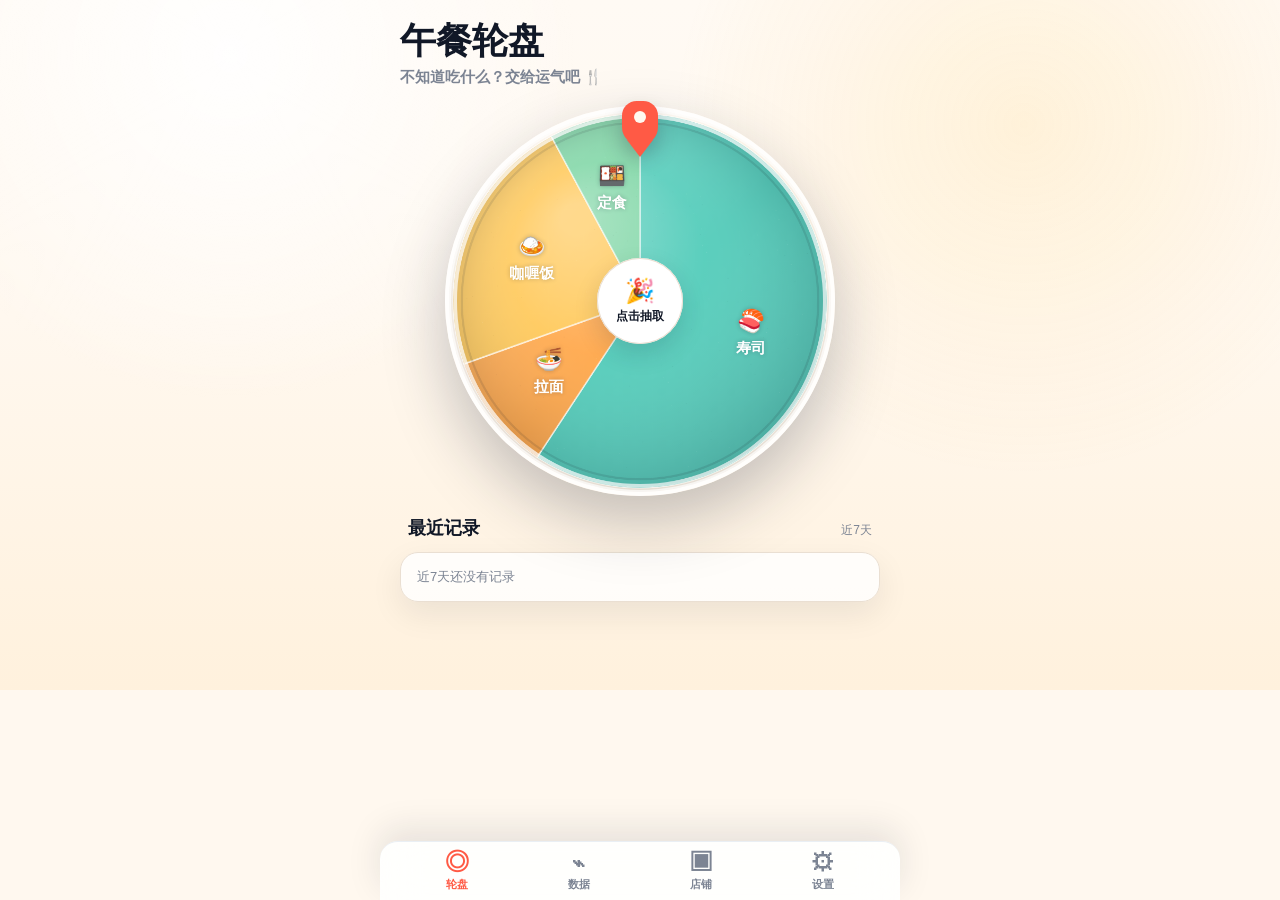
<file: docs/index.html>
<!doctype html>
<html lang="zh-CN">
  <head>
    <meta charset="utf-8" />
    <meta name="viewport" content="width=device-width, initial-scale=1, maximum-scale=1, viewport-fit=cover" />
    <meta http-equiv="Content-Security-Policy" content="default-src 'self'; script-src 'self'; style-src 'self' 'unsafe-inline'; img-src 'self'; connect-src 'self'; object-src 'none'; base-uri 'none'; form-action 'none'" />
    <meta name="theme-color" content="#FF5A45" />
    <meta name="apple-mobile-web-app-capable" content="yes" />
    <meta name="apple-mobile-web-app-title" content="午餐轮盘" />
    <title>午餐轮盘</title>
    <link rel="manifest" href="./manifest.webmanifest" />
    <link rel="stylesheet" href="./styles.css?v=15.1.1" />
  </head>
  <body>
    <main class="app-shell">
      <!-- Roulette page -->
      <section id="roulettePage" class="app-page active">
      <header class="topbar">
        <div class="title-block">
          <h1>午餐轮盘</h1>
          <p class="subtitle">不知道吃什么？交给运气吧 🍴</p>
        </div>
      </header>
      <input id="backupInput" type="file" accept="application/json,.json" hidden />

      <section class="wheel-area" aria-label="午餐轮盘">
        <div class="pointer"></div>
        <canvas id="wheel" width="720" height="720"></canvas>
        <button id="centerPickBtn" class="wheel-center" type="button" aria-label="点击抽取">
          <span>🎉</span>
          <strong>点击抽取</strong>
        </button>
      </section>

      <section class="section-head history-head">
        <h2>最近记录</h2>
        <span>近7天</span>
      </section>
      <div id="historyList" class="history-list"></div>
      </section>

      <!-- Data page -->
      <section id="dataPage" class="app-page">
        <header class="page-head compact-page-head">
          <h1>数据</h1>
        </header>
        <section class="data-card">
          <div class="data-card-head">
            <h3 id="axisTitle">本周总结</h3>
            <span id="historyStats">0条记录</span>
          </div>
          <div class="segmented-control" aria-label="选择数据范围">
            <button id="weekRangeBtn" class="active" type="button">周</button>
            <button id="monthRangeBtn" type="button">月</button>
          </div>
          <div id="weekAxis" class="week-axis"></div>
          <div id="axisDetail" class="axis-detail"></div>
        </section>
        <section class="data-card history-cache-card">
          <div class="data-card-head">
            <h3>历史缓存</h3>
            <div class="history-select-tools">
              <span id="selectedHistoryCount" hidden></span>
              <button id="openCleanupBtn" class="text-btn compact-mini" type="button">清理</button>
              <button id="deleteSelectedHistoryBtn" class="danger-btn compact" type="button" hidden>删除选中</button>
            </div>
          </div>
          <div id="timelineList" class="timeline-list"></div>
        </section>
      </section>

      <!-- Shops page -->
      <section id="shopsPage" class="app-page">
        <header class="page-head settings-head">
          <div>
            <h1>店铺</h1>
          </div>
          <div class="settings-actions">
            <button id="settingsAddBtn" class="shop-add-btn" type="button"><span>+</span>添加店铺</button>
          </div>
        </header>
        <div class="settings-filters">
          <label>
            <span>搜索</span>
            <input id="restaurantSearchInput" type="search" maxlength="40" placeholder="店名、标签或备注" />
          </label>
          <label>
            <span>筛选</span>
            <select id="categoryFilterSelect"></select>
          </label>
        </div>
        <div id="restaurantList" class="restaurant-list settings-list"></div>
      </section>

      <!-- Settings page -->
      <section id="settingsPage" class="app-page">
        <header class="page-head compact-page-head">
          <h1>设置</h1>
        </header>
        <section class="data-card version-card">
          <span>当前版本</span>
          <strong>v15.1.1</strong>
        </section>
        <section class="data-card settings-tools-card">
          <button id="exportBtn" class="settings-tool-btn" type="button"><span class="tool-char" aria-hidden="true">⇧</span>备份店铺数据</button>
          <button id="importBtn" class="settings-tool-btn" type="button"><span class="tool-char" aria-hidden="true">⇩</span>导入店铺数据</button>
          <button id="openTagManagerBtn" class="settings-tool-btn" type="button"><span class="tool-char" aria-hidden="true">#</span>编辑现有标签</button>
        </section>
      </section>
    </main>

    <!-- Bottom navigation -->
    <nav class="bottom-nav" aria-label="主导航">
      <button id="rouletteNavBtn" class="active" type="button"><span class="nav-char" aria-hidden="true">◎</span>轮盘</button>
      <button id="dataNavBtn" type="button"><span class="nav-char" aria-hidden="true">⌁</span>数据</button>
      <button id="shopsNavBtn" type="button"><span class="nav-char" aria-hidden="true">▣</span>店铺</button>
      <button id="settingsNavBtn" type="button"><span class="nav-char" aria-hidden="true">⚙</span>设置</button>
    </nav>

    <!-- Dialogs -->
    <dialog id="resultDialog">
      <section class="result-modal">
        <header class="dialog-head">
          <div class="result-icon">🎉</div>
          <button id="closeResultBtn" class="text-btn" type="button">关闭</button>
        </header>
        <div class="result-copy">
          <p id="resultLabel" class="result-label">今天吃什么？</p>
          <p id="resultNote" class="result-note">让轮盘帮你做决定！</p>
          <div id="resultLinks" class="result-links"></div>
        </div>
      </section>
    </dialog>

    <dialog id="restaurantDetailDialog">
      <section class="detail-modal">
        <header class="dialog-head">
          <div>
            <div id="detailIcon" class="result-icon">🍽</div>
          </div>
          <button id="closeDetailBtn" class="text-btn" type="button">关闭</button>
        </header>
        <div class="detail-copy">
          <p id="detailName" class="result-label">店铺</p>
          <p id="detailMeta" class="detail-meta"></p>
          <p id="detailNote" class="result-note"></p>
          <div id="detailLinks" class="result-links"></div>
        </div>
        <footer class="dialog-actions">
          <button id="editDetailBtn" class="primary-btn compact" type="button">编辑</button>
        </footer>
      </section>
    </dialog>

    <dialog id="wheelCandidateDialog">
      <section class="detail-modal">
        <header class="dialog-head">
          <div>
            <h2>选择店铺</h2>
            <p class="dialog-note">这里有几个较小的轮盘区域</p>
          </div>
          <button id="closeWheelCandidateBtn" class="text-btn" type="button">关闭</button>
        </header>
        <div id="wheelCandidateList" class="candidate-list"></div>
      </section>
    </dialog>

    <dialog id="tagManagerDialog">
      <section class="detail-modal">
        <header class="dialog-head">
          <div>
            <h2>标签管理</h2>
            <p class="dialog-note">标签会按店铺内容自动生成</p>
          </div>
          <button id="closeTagManagerBtn" class="text-btn" type="button">关闭</button>
        </header>
        <div id="tagList" class="tag-list"></div>
      </section>
    </dialog>

    <dialog id="cleanupDialog">
      <section class="detail-modal cleanup-modal">
        <header class="dialog-head">
          <h2>清理历史</h2>
          <button id="closeCleanupBtn" class="text-btn" type="button">关闭</button>
        </header>
        <label class="cache-cleaner">
          <span>将此日期以前的记录清除</span>
          <input id="purgeBeforeInput" type="date" />
        </label>
        <div class="data-actions">
          <button id="purgeHistoryBtn" class="danger-btn compact" type="button">删除</button>
        </div>
      </section>
    </dialog>

    <dialog id="axisDetailDialog">
      <section class="detail-modal">
        <header class="dialog-head">
          <h2 id="axisDialogTitle">当天记录</h2>
          <button id="closeAxisDetailBtn" class="text-btn" type="button">关闭</button>
        </header>
        <div id="axisDialogContent" class="axis-detail-list"></div>
      </section>
    </dialog>

    <dialog id="editorDialog">
      <form id="editorForm" method="dialog" class="editor">
        <header class="dialog-head">
          <h2 id="dialogTitle">添加店铺</h2>
          <button id="closeDialogBtn" class="text-btn" type="button">取消</button>
        </header>

        <div class="editor-field">
          <span class="field-label">店名</span>
          <div class="name-entry">
            <input id="nameInput" required maxlength="40" autocomplete="off" aria-label="店名" />
            <label class="inline-switch">
              <span>参与抽取</span>
              <input id="enabledInput" type="checkbox" checked />
            </label>
          </div>
        </div>

        <label>
          <span>备注或链接</span>
          <textarea id="noteInput" rows="3" maxlength="500" placeholder="粘贴 Google Maps 链接，可自动填入部分店名"></textarea>
        </label>

        <label>
          <span>标签（料理类型）</span>
          <div class="category-entry">
            <input id="categoryInput" maxlength="24" autocomplete="off" placeholder="直接输入以添加新标签" />
            <select id="categoryPresetSelect" aria-label="选择标签"></select>
          </div>
        </label>

        <label>
          <span>上次吃过 <strong id="daysValue">7天以上</strong></span>
          <input id="daysInput" type="range" min="0" max="7" step="1" value="7" />
        </label>

        <div>
          <span class="field-title">食物图标</span>
          <div class="choice-window icon-window">
            <div id="iconGrid" class="icon-grid"></div>
          </div>
        </div>

        <div>
          <span class="field-title">颜色</span>
          <div class="choice-window color-window">
            <div id="colorGrid" class="color-grid"></div>
          </div>
        </div>

        <footer class="dialog-actions">
          <button id="deleteBtn" class="danger-btn" type="button">删除</button>
          <button class="primary-btn compact" type="submit">保存</button>
        </footer>
      </form>
    </dialog>

    <script src="./app.js?v=15.1.1"></script>
  </body>
</html>
</file>
<file: docs/styles.css>
/* ===== Design tokens and base reset ===== */
:root {
  color-scheme: light;
  --bg: #fff8ef;
  --panel: #ffffff;
  --text: #111827;
  --muted: #7c8493;
  --line: #eadfd2;
  --primary: #ff5a45;
  --primary-strong: #f04438;
  --accent: #ffc857;
  --success: #42c8a2;
  --danger: #f04438;
  --soft-shadow: 0 12px 32px rgb(17 24 39 / 8%);
}

* {
  box-sizing: border-box;
}

html {
  min-height: 100%;
  background: var(--bg);
}

body {
  min-height: 100%;
  margin: 0;
  font-family: -apple-system, BlinkMacSystemFont, "Segoe UI", sans-serif;
  color: var(--text);
  background:
    radial-gradient(circle at 18% 8%, rgb(255 255 255 / 92%), transparent 28%),
    radial-gradient(circle at 80% 18%, rgb(255 200 87 / 16%), transparent 30%),
    linear-gradient(180deg, #fffaf4 0%, var(--bg) 46%, #fff1dd 100%);
}

button,
input,
textarea {
  font: inherit;
}

/* ===== App shell and page headers ===== */
.app-shell {
  width: min(100%, 520px);
  margin: 0 auto;
  padding: max(14px, env(safe-area-inset-top)) 20px calc(88px + env(safe-area-inset-bottom));
}

.app-page {
  display: none;
}

.app-page.active {
  display: block;
}

.page-head {
  padding-top: 4px;
  margin-bottom: 16px;
}

.compact-page-head {
  margin-bottom: 10px;
}

.topbar {
  display: flex;
  flex-wrap: wrap;
  align-items: flex-start;
  justify-content: space-between;
  gap: 12px;
  padding-top: 4px;
}

.title-block {
  flex: 1 1 132px;
  min-width: 0;
  padding-top: 4px;
}

.subtitle {
  margin-top: 6px;
  color: var(--muted);
  font-size: 15px;
  font-weight: 600;
  line-height: 1.3;
}

h1,
h2,
p {
  margin: 0;
}

h1 {
  font-size: 32px;
  line-height: 1.08;
  letter-spacing: 0;
  white-space: nowrap;
}

h2 {
  font-size: 18px;
}

@media (max-width: 380px) {
  h1 {
    font-size: 30px;
  }

  .topbar {
    gap: 10px;
  }

}

@media (min-width: 460px) {
  h1 {
    font-size: 36px;
  }
}

/* ===== Roulette page ===== */
.wheel-area {
  position: relative;
  display: grid;
  place-items: center;
  margin: 20px auto 16px;
  width: min(88vw, 390px);
  aspect-ratio: 1;
}

#wheel {
  width: 100%;
  height: 100%;
  border-radius: 50%;
  border: 4px solid rgb(255 255 255 / 88%);
  box-shadow: 0 26px 62px rgb(23 32 51 / 26%), inset 0 0 0 2px rgb(255 255 255 / 70%), inset 0 -18px 32px rgb(17 24 39 / 12%);
  cursor: pointer;
  transform: rotate(var(--rotation, 0deg));
  transition: transform 1100ms cubic-bezier(.12, .84, .24, 1);
}

.wheel-center {
  position: absolute;
  display: grid;
  place-items: center;
  align-content: center;
  gap: 10px;
  width: 86px;
  height: 86px;
  border: 0;
  border-radius: 50%;
  background: var(--panel);
  color: var(--text);
  box-shadow: 0 10px 24px rgb(23 32 51 / 15%), inset 0 0 0 1px var(--line);
  font-size: 24px;
  text-align: center;
}

.wheel-center span {
  display: block;
  line-height: .92;
  transform: translateY(0);
}

.wheel-center strong {
  display: block;
  color: var(--text);
  font-size: 12px;
  line-height: .95;
  transform: translateY(-1px);
}

.pointer {
  position: absolute;
  top: -5px;
  z-index: 2;
  width: 36px;
  height: 44px;
  border-radius: 18px 18px 22px 22px;
  background: var(--primary);
  box-shadow: 0 12px 20px rgb(23 32 51 / 26%);
}

.pointer::after {
  content: "";
  position: absolute;
  left: 50%;
  top: 10px;
  width: 12px;
  height: 12px;
  border-radius: 50%;
  background: #fff8ef;
  transform: translateX(-50%);
}

.pointer::before {
  content: "";
  position: absolute;
  left: 50%;
  bottom: -12px;
  border-left: 13px solid transparent;
  border-right: 13px solid transparent;
  border-top: 17px solid var(--primary);
  transform: translateX(-50%);
}

/* ===== Dialog result/detail and shared cards ===== */
.result-modal,
.detail-modal,
.restaurant-card {
  border: 1px solid var(--line);
  border-radius: 8px;
  background: var(--panel);
  box-shadow: var(--soft-shadow);
}

.result-modal {
  display: grid;
  gap: 16px;
  padding: 18px;
  text-align: left;
}

.detail-modal {
  display: grid;
  gap: 14px;
  width: min(92vw, 420px);
  padding: 18px;
  text-align: left;
}

.result-label {
  font-size: 24px;
  font-weight: 800;
  line-height: 1.1;
  overflow-wrap: anywhere;
}

.result-note {
  color: var(--muted);
  font-size: 14px;
  white-space: pre-wrap;
  overflow-wrap: anywhere;
}

.result-icon {
  display: grid;
  place-items: center;
  width: 44px;
  height: 44px;
  border-radius: 50%;
  color: var(--primary);
  background: #fff1dd;
  font-size: 26px;
  font-weight: 900;
}

.detail-copy {
  display: grid;
  gap: 8px;
}

.detail-meta,
.dialog-note {
  margin: 0;
  color: var(--muted);
  font-size: 13px;
  font-weight: 800;
  line-height: 1.35;
}

.candidate-list {
  display: grid;
  gap: 8px;
}

.candidate-row {
  display: grid;
  grid-template-columns: 42px minmax(0, 1fr);
  align-items: center;
  gap: 10px;
  width: 100%;
  min-height: 58px;
  border: 1px solid var(--line);
  border-radius: 8px;
  padding: 8px 10px;
  color: inherit;
  background: rgb(248 250 252 / 72%);
  text-align: left;
}

.candidate-icon {
  display: grid;
  place-items: center;
  width: 42px;
  height: 42px;
  border-radius: 50%;
  color: #fff;
  font-size: 22px;
}

.candidate-main {
  display: grid;
  gap: 3px;
  min-width: 0;
}

.candidate-main strong {
  overflow: hidden;
  color: var(--text);
  font-size: 15px;
  text-overflow: ellipsis;
  white-space: nowrap;
}

.candidate-main span {
  color: var(--muted);
  font-size: 12px;
  font-weight: 800;
}

.cleanup-modal .cache-cleaner,
.cleanup-modal .data-actions {
  width: min(100%, 218px);
  justify-self: center;
}

.cleanup-modal .cache-cleaner {
  text-align: center;
}

.result-copy {
  min-width: 0;
}

.result-links {
  display: grid;
  gap: 8px;
}

.result-links {
  justify-items: center;
}

.link-pill {
  display: inline-flex;
  align-items: center;
  justify-content: center;
  min-height: 34px;
  border: 1px solid #b8eee2;
  border-radius: 999px;
  padding: 0 12px;
  color: #188a72;
  background: #eefcf8;
  font-size: 14px;
  font-weight: 700;
  text-decoration: none;
  overflow-wrap: anywhere;
}

.primary-btn,
.danger-btn,
.text-btn {
  border: 0;
  border-radius: 8px;
  min-height: 46px;
  padding: 0 16px;
  font-weight: 800;
}

.primary-btn {
  color: #fff;
  background: var(--primary);
  box-shadow: 0 12px 24px rgb(23 32 51 / 18%);
}

.primary-btn:disabled {
  opacity: .45;
}

.compact {
  min-height: 42px;
}

.compact-mini {
  min-height: 32px;
  padding: 0 10px;
  font-size: 12px;
  font-weight: 900;
}

.danger-btn {
  color: var(--danger);
  background: #ffe5e0;
}

.text-btn {
  color: var(--muted);
  background: transparent;
}

.section-head {
  display: flex;
  align-items: baseline;
  justify-content: space-between;
  gap: 12px;
  margin: 30px 8px 12px;
}

.section-head span {
  color: var(--muted);
  font-size: 12px;
}

.restaurant-list,
.history-list {
  display: grid;
  gap: 0;
  border: 1px solid var(--line);
  border-radius: 18px;
  background: rgb(255 255 255 / 82%);
  box-shadow: var(--soft-shadow);
  overflow: hidden;
}

.history-list {
  display: block;
  max-height: 144px;
}

.restaurant-row {
  border-bottom: 1px solid var(--line);
}

.restaurant-row:last-child {
  border-bottom: 0;
}

.restaurant-card {
  display: flex;
  align-items: center;
  gap: 12px;
  width: 100%;
  padding: 16px;
  border: 0;
  border-radius: 0;
  box-shadow: none;
  text-align: left;
  transition: transform 150ms ease, border-color 150ms ease;
  touch-action: manipulation;
  user-select: none;
}

.restaurant-card:active {
  transform: scale(.99);
}

.restaurant-card[aria-disabled="true"] {
  opacity: .55;
}

.restaurant-avatar {
  display: grid;
  place-items: center;
  flex: 0 0 auto;
  width: 54px;
  height: 54px;
  border-radius: 50%;
  color: #fff;
  font-size: 26px;
  font-weight: 900;
  box-shadow: inset 0 0 0 1px rgb(255 255 255 / 42%);
}

.restaurant-main {
  min-width: 0;
  flex: 1;
}

.restaurant-name {
  display: block;
  font-size: 18px;
  font-weight: 850;
  overflow-wrap: anywhere;
}

.restaurant-meta,
.history-item {
  color: var(--muted);
  font-size: 13px;
}

.probability-bar {
  display: block;
  width: 100%;
  height: 6px;
  margin-top: 8px;
  border-radius: 999px;
  background: color-mix(in srgb, var(--line), transparent 35%);
  overflow: hidden;
}

.probability-bar span {
  display: block;
  height: 100%;
  min-width: 0;
  border-radius: inherit;
}

.row-arrow {
  color: var(--muted);
  font-size: 26px;
  line-height: 1;
}

/* ===== Shop page and restaurant list ===== */
.settings-actions {
  display: flex;
  flex-wrap: wrap;
  align-items: center;
  justify-content: flex-end;
  gap: 10px;
}

.settings-head {
  display: flex;
  align-items: flex-start;
  justify-content: space-between;
  gap: 12px;
}

.settings-head > div:first-child {
  min-width: 0;
}

.settings-head .settings-actions {
  flex: 0 0 auto;
  flex-wrap: nowrap;
  gap: 6px;
  margin-left: auto;
}

.shop-add-btn {
  display: inline-grid;
  grid-auto-flow: column;
  grid-template-columns: auto auto;
  align-items: center;
  gap: 7px;
  min-height: 42px;
  border: 0;
  border-radius: 999px;
  padding: 0 13px 0 10px;
  color: #fff;
  background: var(--primary);
  box-shadow: 0 12px 24px rgb(23 32 51 / 18%);
  font-size: 13px;
  font-weight: 900;
}

.shop-add-btn span {
  display: grid;
  place-items: center;
  width: 24px;
  height: 24px;
  border-radius: 50%;
  background: rgb(255 255 255 / 20%);
  font-size: 22px;
  line-height: 1;
}

.settings-filters {
  display: grid;
  grid-template-columns: minmax(0, 1fr) 138px;
  gap: 10px;
}

.tag-list {
  display: grid;
  gap: 8px;
  max-height: min(58vh, 460px);
  overflow-y: auto;
  overscroll-behavior: contain;
  scrollbar-width: thin;
}

.tag-empty {
  color: var(--muted);
  font-size: 13px;
  font-weight: 700;
}

.tag-row {
  display: grid;
  grid-template-columns: minmax(0, 1fr) auto auto;
  align-items: center;
  gap: 8px;
  padding: 10px;
  border: 1px solid var(--line);
  border-radius: 8px;
  background: rgb(248 250 252 / 72%);
}

.tag-row-main {
  min-width: 0;
}

.tag-row-main strong {
  display: block;
  overflow: hidden;
  color: var(--text);
  font-size: 14px;
  text-overflow: ellipsis;
  white-space: nowrap;
}

.tag-row-main span {
  color: var(--muted);
  font-size: 12px;
  font-weight: 800;
}

.tag-row button {
  min-height: 32px;
  padding: 0 10px;
  border: 0;
  border-radius: 8px;
  font-size: 12px;
  font-weight: 900;
}

.tag-rename-btn {
  color: var(--text);
  background: #fff;
}

.tag-delete-btn {
  color: var(--danger);
  background: #ffe5e0;
}

.settings-list {
  gap: 0;
  max-height: min(62vh, 760px);
  border: 1px solid var(--line);
  border-radius: 12px;
  background: rgb(255 255 255 / 82%);
  box-shadow: var(--soft-shadow);
  overflow-y: auto;
  overscroll-behavior: contain;
  scrollbar-width: thin;
}

.settings-list .restaurant-meta {
  padding: 18px;
}

.settings-list .restaurant-group + .restaurant-group {
  border-top: 1px solid var(--line);
}

.settings-list .restaurant-card {
  background: transparent;
}

.restaurant-group {
  display: grid;
  overflow: hidden;
  border: 0;
  border-radius: 0;
  background: transparent;
}

.restaurant-group-head {
  display: flex;
  align-items: center;
  justify-content: space-between;
  gap: 12px;
  padding: 12px 16px;
  border-bottom: 1px solid var(--line);
  color: var(--text);
  background: rgb(248 250 252 / 72%);
}

.restaurant-group-head span {
  color: var(--muted);
  font-size: 12px;
  font-weight: 800;
}

/* ===== Data page, timelines, and charts ===== */
.data-card {
  display: grid;
  gap: 10px;
  padding: 12px;
  border: 1px solid var(--line);
  border-radius: 12px;
  background: rgb(255 255 255 / 82%);
}

.data-card-head {
  display: flex;
  align-items: baseline;
  justify-content: space-between;
  gap: 12px;
}

.data-card h3 {
  margin: 0;
  color: var(--text);
  font-size: 15px;
}

.data-card-head span {
  color: var(--muted);
  font-size: 12px;
  font-weight: 800;
}

.history-select-tools {
  display: flex;
  align-items: center;
  justify-content: flex-end;
  gap: 8px;
  min-height: 32px;
}

.history-select-tools .danger-btn {
  min-height: 32px;
  padding: 0 10px;
  font-size: 12px;
}

.segmented-control {
  display: grid;
  grid-template-columns: repeat(2, 1fr);
  padding: 3px;
  border: 1px solid var(--line);
  border-radius: 10px;
  background: color-mix(in srgb, var(--line), transparent 70%);
}

.segmented-control button {
  min-height: 30px;
  border: 0;
  border-radius: 8px;
  color: var(--muted);
  background: transparent;
  font-weight: 900;
}

.segmented-control .active {
  color: var(--text);
  background: var(--panel);
  box-shadow: 0 6px 16px rgb(23 32 51 / 10%);
}

.week-axis {
  position: relative;
  display: grid;
  grid-template-columns: repeat(7, minmax(0, 1fr));
  gap: 0;
  min-height: 112px;
  padding: 2px 0 0;
}

.month-summary {
  display: grid;
  grid-auto-flow: column;
  grid-auto-columns: 32px;
  align-items: end;
  gap: 8px;
  min-height: 98px;
  padding: 4px 2px 2px;
  overflow-x: auto;
  overscroll-behavior-x: contain;
  scrollbar-width: thin;
}

.month-bar-item {
  display: grid;
  grid-template-rows: 16px 55px 24px 16px;
  justify-items: center;
  align-items: end;
  gap: 2px;
  min-width: 0;
  border: 0;
  color: inherit;
  background: transparent;
}

.month-bar-item strong {
  color: var(--text);
  font-size: 12px;
  font-weight: 900;
}

.month-bar {
  width: 12px;
  min-height: 18px;
  border-radius: 999px 999px 6px 6px;
  box-shadow: inset 0 0 0 1px rgb(255 255 255 / 46%), 0 7px 14px rgb(23 32 51 / 16%);
}

.month-bar-icon {
  display: grid;
  place-items: center;
  width: 24px;
  height: 24px;
  border-radius: 50%;
  background: #fff;
  box-shadow: 0 5px 12px rgb(23 32 51 / 12%);
  font-size: 14px;
}

.month-bar-name {
  max-width: 32px;
  overflow: hidden;
  color: var(--muted);
  font-size: 10px;
  font-weight: 900;
  text-overflow: ellipsis;
  white-space: nowrap;
}

.axis-day {
  position: relative;
  display: grid;
  grid-template-rows: 18px 58px 18px;
  justify-items: center;
  min-width: 0;
  border: 0;
  color: inherit;
  background: transparent;
}

.axis-day:disabled {
  opacity: .62;
}

.axis-label,
.axis-date {
  color: var(--muted);
  font-size: 11px;
  font-weight: 800;
  line-height: 1.1;
}

.axis-rail {
  position: relative;
  display: grid;
  place-items: center;
  width: 100%;
}

.axis-rail::before {
  content: "";
  width: 9px;
  height: 9px;
  border: 2px solid var(--panel);
  border-radius: 50%;
  background: var(--line);
  box-shadow: 0 0 0 1px color-mix(in srgb, var(--line), var(--muted) 24%);
}

.axis-dots {
  position: absolute;
  left: 50%;
  bottom: 16px;
  display: grid;
  place-items: center;
  width: 40px;
  height: 36px;
  gap: 3px;
  pointer-events: none;
  transform: translateX(-50%);
}

.axis-dots.stacked .axis-dot {
  grid-area: 1 / 1;
}

.axis-dots.stacked .axis-dot:nth-child(1) {
  transform: translate(-8px, 6px);
}

.axis-dots.stacked .axis-dot:nth-child(2) {
  transform: translate(4px, 0);
}

.axis-dots.stacked .axis-dot:nth-child(3) {
  transform: translate(-1px, -10px);
}

.axis-dots.stacked .axis-dot:nth-child(4) {
  transform: translate(10px, -12px);
}

.axis-dots.stacked .axis-dot:nth-child(5) {
  transform: translate(-12px, -14px);
}

.axis-dot {
  display: grid;
  place-items: center;
  width: 24px;
  height: 24px;
  border: 2px solid var(--panel);
  border-radius: 50%;
  color: #fff;
  font-size: 13px;
  line-height: 1;
  box-shadow: 0 5px 12px rgb(23 32 51 / 18%);
}

.axis-more {
  display: grid;
  place-items: center;
  grid-area: 1 / 1;
  min-width: 22px;
  height: 18px;
  border-radius: 999px;
  color: var(--text);
  background: color-mix(in srgb, var(--line), transparent 18%);
  font-size: 10px;
  font-weight: 900;
  z-index: 2;
  transform: translate(13px, 12px);
}

.axis-detail {
  min-height: 0;
}

.axis-hint {
  color: var(--muted);
  font-size: 12px;
  font-weight: 700;
}

.axis-detail-card {
  display: grid;
  gap: 10px;
  padding: 12px;
  border: 1px solid var(--line);
  border-radius: 10px;
  background: rgb(248 250 252 / 72%);
}

.axis-detail-card > strong {
  font-size: 14px;
}

.axis-detail-list {
  display: grid;
  gap: 8px;
}

.axis-detail-item {
  display: grid;
  grid-template-columns: 30px minmax(0, 1fr) auto;
  align-items: center;
  gap: 8px;
}

.axis-detail-dot {
  display: grid;
  place-items: center;
  width: 30px;
  height: 30px;
  border-radius: 50%;
  color: #fff;
  font-size: 15px;
}

.axis-detail-item strong {
  min-width: 0;
  overflow: hidden;
  color: var(--text);
  font-size: 14px;
  text-overflow: ellipsis;
  white-space: nowrap;
}

.axis-detail-item time {
  color: var(--muted);
  font-size: 12px;
  font-weight: 800;
}

.cache-cleaner {
  display: grid;
  grid-template-columns: 1fr;
  align-items: stretch;
  gap: 8px;
  width: min(100%, 218px);
  justify-self: center;
  text-align: center;
}

.cache-cleaner span {
  color: var(--muted);
  font-size: 13px;
  font-weight: 800;
}

.cache-cleaner input {
  width: 100%;
  max-width: 100%;
  min-width: 0;
  justify-self: start;
  border: 1px solid var(--line);
  border-radius: 8px;
  padding: 10px;
  color: var(--text);
  background: #fff;
  font-size: 16px;
}

.data-actions {
  display: grid;
  grid-template-columns: minmax(0, 1fr);
  gap: 10px;
  width: min(100%, 218px);
  justify-self: center;
}

.timeline-list {
  display: grid;
  gap: 10px;
}

.history-cache-card .timeline-list {
  max-height: 310px;
  min-height: 54px;
  overflow-y: auto;
  overscroll-behavior: contain;
  padding-right: 2px;
  scrollbar-width: thin;
}

.timeline-item {
  position: relative;
  display: grid;
  grid-template-columns: 94px 1fr;
  align-items: center;
  gap: 12px;
  min-height: 54px;
  padding: 12px 14px;
  border: 1px solid var(--line);
  border-radius: 8px;
  background: rgb(255 255 255 / 82%);
  touch-action: manipulation;
  user-select: none;
}

.timeline-item.selection-mode {
  grid-template-columns: auto 94px minmax(0, 1fr);
  cursor: pointer;
}

.timeline-item input {
  width: 18px;
  height: 18px;
}

.timeline-item::before {
  content: "";
  position: absolute;
  left: 92px;
  width: 8px;
  height: 8px;
  border-radius: 50%;
  background: var(--primary);
}

.timeline-item.selection-mode::before {
  left: 122px;
}

.timeline-item time {
  color: var(--muted);
  font-size: 13px;
  font-weight: 800;
}

.timeline-item strong {
  min-width: 0;
  padding-left: 14px;
  font-size: 17px;
  line-height: 1.2;
  overflow: hidden;
  text-overflow: ellipsis;
  white-space: nowrap;
}

.timeline-item.selection-mode strong {
  overflow: hidden;
  text-overflow: ellipsis;
  white-space: nowrap;
}

.timeline-empty {
  padding: 18px;
  border: 1px solid var(--line);
  border-radius: 8px;
  color: var(--muted);
  background: rgb(255 255 255 / 82%);
}

.history-head {
  margin-top: 20px;
}

.history-track {
  display: grid;
  will-change: transform;
}

.history-track.rolling {
  animation: history-roll calc(var(--ticker-count) * 2.4s) linear infinite;
}

.history-item {
  display: flex;
  align-items: center;
  justify-content: space-between;
  gap: 12px;
  min-height: 48px;
  padding: 12px 16px;
  border-bottom: 1px solid var(--line);
}

.history-item:last-child {
  border-bottom: 0;
}

.history-item strong {
  min-width: 0;
  overflow: hidden;
  color: var(--text);
  font-weight: 800;
  text-overflow: ellipsis;
  white-space: nowrap;
}

.history-item span {
  flex: 0 0 auto;
}

@keyframes history-roll {
  from {
    transform: translateY(0);
  }

  to {
    transform: translateY(calc(var(--ticker-count) * -48px));
  }
}

@media (prefers-reduced-motion: reduce) {
  .history-track.rolling {
    animation: none;
  }
}

/* ===== Bottom navigation ===== */
.bottom-nav {
  position: fixed;
  left: 50%;
  bottom: 0;
  z-index: 5;
  display: grid;
  grid-template-columns: repeat(4, 1fr);
  width: min(100%, 520px);
  padding: 7px 16px calc(7px + env(safe-area-inset-bottom));
  border-top: 1px solid rgb(226 232 240 / 70%);
  border-radius: 18px 18px 0 0;
  background: rgb(255 255 255 / 88%);
  box-shadow: 0 -12px 34px rgb(23 32 51 / 10%);
  backdrop-filter: blur(20px);
  transform: translateX(-50%);
}

.bottom-nav button {
  display: grid;
  place-items: center;
  gap: 2px;
  border: 0;
  color: var(--muted);
  background: transparent;
  font-size: 11px;
  font-weight: 800;
}

.nav-char {
  display: block;
  width: 25px;
  height: 25px;
  color: currentColor;
  font-size: 24px;
  font-weight: 900;
  line-height: 1;
  text-align: center;
}

.bottom-nav .active {
  color: var(--primary);
}

.version-card {
  display: grid;
  gap: 8px;
  justify-items: start;
}

.version-card span {
  color: var(--muted);
  font-size: 13px;
  font-weight: 800;
}

.version-card strong {
  color: var(--text);
  font-size: 26px;
  line-height: 1;
}

.settings-tools-card {
  gap: 8px;
}

.settings-tool-btn {
  display: grid;
  grid-template-columns: 34px minmax(0, 1fr);
  align-items: center;
  gap: 10px;
  min-height: 50px;
  border: 1px solid var(--line);
  border-radius: 10px;
  padding: 9px 12px;
  color: var(--text);
  background: #fff;
  font-weight: 900;
  text-align: left;
}

.tool-char {
  display: grid;
  place-items: center;
  width: 30px;
  height: 30px;
  border: 1px solid var(--line);
  border-radius: 8px;
  color: var(--primary);
  background: #fff8ef;
  font-size: 21px;
  font-weight: 900;
  line-height: 1;
}

/* ===== Modal shells and editor form ===== */
dialog {
  width: min(calc(100vw - 28px), 500px);
  max-width: calc(100vw - 28px);
  overflow-x: hidden;
  padding: 0;
  border: 0;
  border-radius: 12px;
  background: var(--panel);
}

#editorDialog {
  width: min(calc(100vw - 32px), 420px);
  max-width: calc(100vw - 32px);
}

dialog::backdrop {
  background: rgb(17 24 39 / 44%);
}

.editor {
  display: grid;
  gap: 12px;
  width: 100%;
  max-width: 100%;
  min-width: 0;
  overflow-x: hidden;
  padding: 14px;
}

.editor > * {
  min-width: 0;
}

.dialog-head,
.dialog-actions {
  display: flex;
  align-items: center;
  justify-content: space-between;
  gap: 12px;
}

label {
  display: grid;
  gap: 6px;
  color: var(--muted);
  font-size: 13px;
  font-weight: 700;
}

.editor-field {
  display: grid;
  gap: 6px;
}

.field-label {
  color: var(--muted);
  font-size: 13px;
  font-weight: 700;
}

.name-entry {
  display: grid;
  grid-template-columns: minmax(0, 1fr) 112px;
  align-items: stretch;
  gap: 8px;
}

.category-entry {
  display: grid;
  grid-template-columns: minmax(0, 1fr) 132px;
  gap: 8px;
}

.inline-switch {
  display: flex;
  align-items: center;
  justify-content: center;
  min-height: 43px;
  border: 1px solid var(--line);
  border-radius: 8px;
  padding: 8px 10px;
  color: var(--text);
  background: #fff;
  white-space: nowrap;
}

.inline-switch span {
  color: var(--muted);
  font-size: 12px;
  font-weight: 900;
}

input[type="text"],
input:not([type]),
input[type="search"],
input[type="date"],
select,
textarea {
  width: 100%;
  border: 1px solid var(--line);
  border-radius: 8px;
  padding: 10px 11px;
  color: var(--text);
  background: #fff;
  font-size: 16px;
  line-height: 1.35;
}

input[type="range"],
input[type="checkbox"] {
  font-size: 16px;
}

.editor,
.editor input,
.editor textarea,
.editor button {
  -webkit-text-size-adjust: 100%;
}

.editor input,
.editor select,
.editor textarea {
  font-size: 16px !important;
}

@media (max-width: 380px) {
  .name-entry,
  .category-entry {
    grid-template-columns: 1fr;
  }

  .inline-switch {
    justify-content: space-between;
  }

  .data-actions,
  .settings-filters {
    grid-template-columns: 1fr;
  }
}

textarea {
  resize: vertical;
}

.field-title {
  display: block;
  margin-bottom: 6px;
  color: var(--muted);
  font-size: 13px;
  font-weight: 700;
}

.choice-window {
  width: 100%;
  max-width: 100%;
  min-width: 0;
  border: 1px solid var(--line);
  border-radius: 10px;
  background: rgb(248 250 252 / 72%);
  overflow-x: auto;
  overflow-y: hidden;
  overscroll-behavior-x: contain;
  scrollbar-width: thin;
}

.choice-window > * {
  min-width: 0;
}

.icon-window {
  height: 112px;
  padding: 8px;
}

.color-window {
  height: 52px;
  padding: 8px;
}

.color-grid {
  display: grid;
  grid-auto-columns: 34px;
  grid-auto-flow: column;
  grid-template-rows: 34px;
  gap: 8px;
  width: fit-content;
  min-width: max-content;
  height: 100%;
  overflow: visible;
}

.icon-grid {
  display: grid;
  grid-auto-columns: 42px;
  grid-auto-flow: column;
  grid-template-rows: repeat(2, 42px);
  gap: 8px;
  width: fit-content;
  min-width: max-content;
  height: 100%;
  overflow: visible;
}

.icon-choice {
  display: grid;
  place-items: center;
  width: 42px;
  height: 42px;
  border: 2px solid transparent;
  border-radius: 8px;
  background: #f8fafc;
  font-size: 23px;
}

.color-btn {
  width: 34px;
  height: 34px;
  border: 2px solid transparent;
  border-radius: 8px;
}

.color-btn.selected,
.icon-choice.selected {
  border-color: var(--primary);
}
</file>
